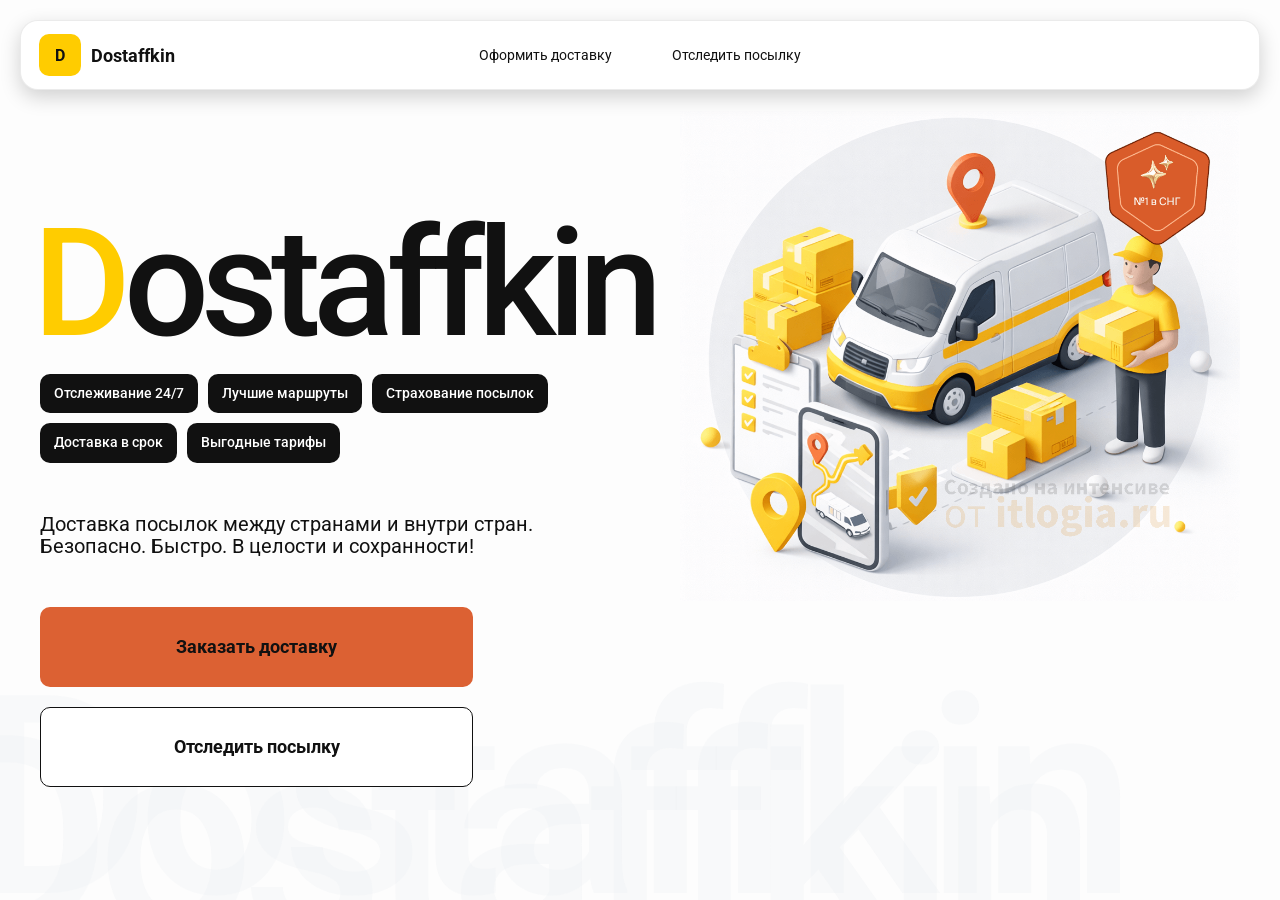
<file: index.html>
<!DOCTYPE html>
<html lang="ru">

<head>
    <meta charset="utf-8" />
    <meta name="viewport" content="width=device-width,initial-scale=1,maximum-scale=1,user-scalable=0" />
    <title>Dostaffkin — Доставка посылок между странами и внутри стран. Безопасно. Быстро. В целости и сохранности!
    </title>
    <link href="styles/base.css" rel="stylesheet" />
    <link href="styles/base_adaptive.css" rel="stylesheet" />
    <link href="styles/index.css" rel="stylesheet" />
    <link href="styles/index_adaptive.css" rel="stylesheet" />
</head>

<body>

    <div class="container">
        <header class="header">
            <a class="header-brand" href="#">
                <div class="header-logo">D</div>
                <div class="header-title">Dostaffkin</div>
            </a>

            <nav class="header-menu">
                <a class="header-link" href="./order.html">Оформить <span>доставку</span></a>
                <a class="header-link" href="./track.html">Отследить <span>посылку</span></a>
            </nav>
        </header>

        <main class="main">
            <section class="main-info">
                <div class="main-title">
                    <span>D</span>ostaffkin
                </div>

                <div class="main-features">
                    <div class="main-feature">Отслеживание 24/7</div>
                    <div class="main-feature">Лучшие маршруты</div>
                    <div class="main-feature">Страхование посылок</div>
                    <div class="main-feature">Доставка в срок</div>
                    <div class="main-feature">Выгодные тарифы</div>
                </div>

                <div class="main-description">
                    Доставка посылок между странами и внутри стран.
                    Безопасно. Быстро. В целости и сохранности!
                </div>

                <div class="main-actions">
                    <a class="button" type="button" href="./order.html">Заказать доставку</a>
                    <a class="button button-white" type="button" href="./track.html">Отследить посылку</a>
                </div>

                <div class="main-title-ghost">Dostaffkin</div>
            </section>
            
            <div class="main-title-ghost">Dostaffkin</div>
            
            <section class="main-image">
                <img src="images/main-image.png" alt="Main image"/>
            </section>
        </main>
    </div>

</body>

</html>
</file>
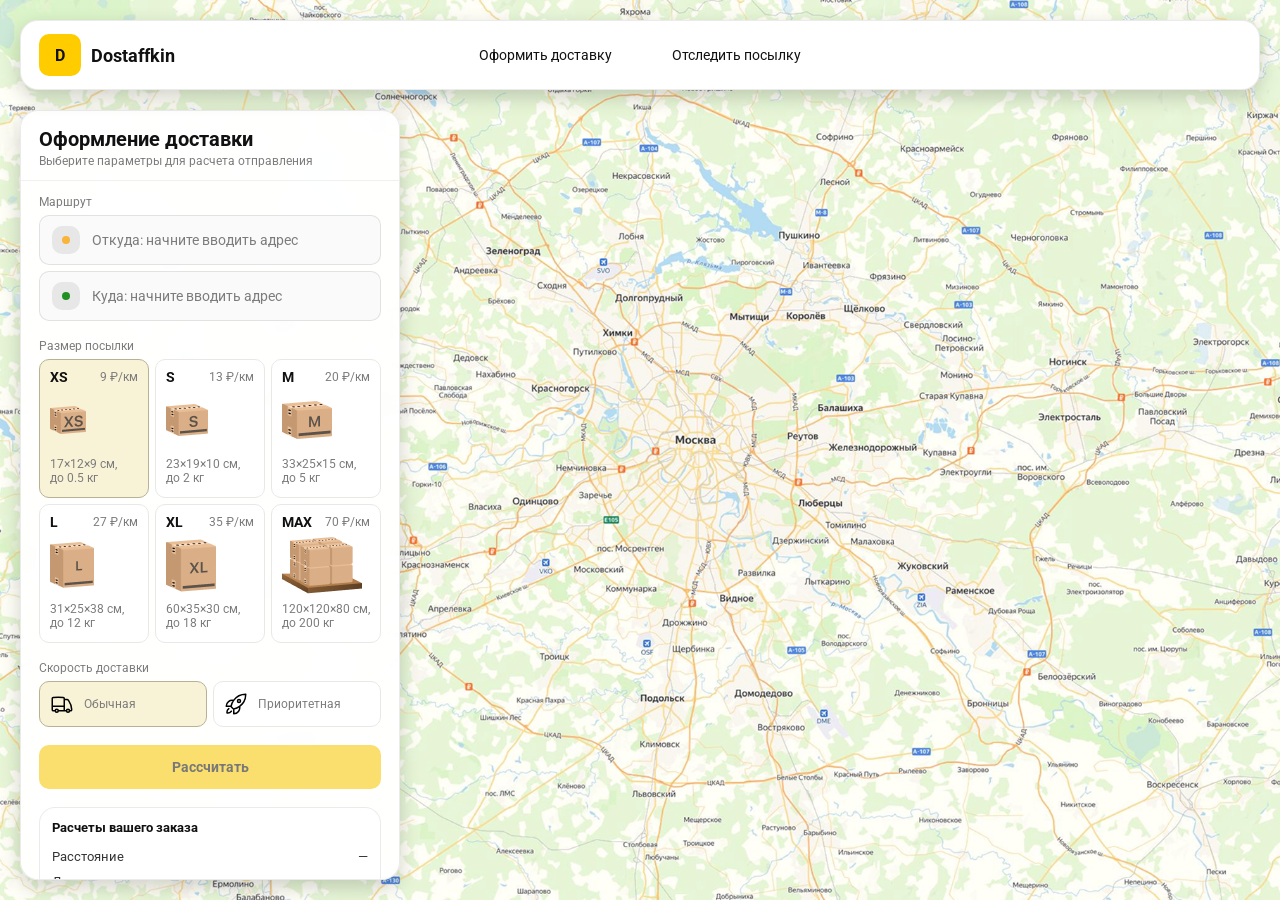
<file: order.html>
<!DOCTYPE html>
<html lang="ru">

<head>
    <meta charset="utf-8" />
    <meta name="viewport" content="width=device-width,initial-scale=1,maximum-scale=1,user-scalable=0" />
    <title>Оформление доставки</title>

    <link rel="stylesheet" href="styles/base.css" />
    <link rel="stylesheet" href="styles/base_adaptive.css" />

    <link rel="stylesheet" href="styles/order.css" />
    <link rel="stylesheet" href="styles/order_adaptive.css" />
</head>

<body>
    <div id="map"></div>

    <header class="header">
        <a class="header-brand" href="./index.html">
            <div class="header-logo">D</div>
            <div class="header-title">Dostaffkin</div>
        </a>

        <nav class="header-menu">
            <a class="header-link" href="#">Оформить <span>доставку</span></a>
            <a class="header-link" href="./track.html">Отследить <span>посылку</span></a>
        </nav>
    </header>

    <aside class="main" id="sidebar">
        <div class="main-header">
            <div class="main-title">Оформление доставки</div>
            <div class="main-text">Выберите параметры для расчета отправления</div>
        </div>

        <div class="main-content">
            <div class="main-route">
                <div class="main-block-title">Маршрут</div>
                <div class="main-fields">
                    <div class="main-field" id="fromField">
                        <div class="main-pin"></div>
                        <input id="from" placeholder="Откуда: начните вводить адрес" autocomplete="off" />
                        <div class="main-ac" id="fromAc" role="listbox" aria-label="Подсказки адресов"></div>
                    </div>

                    <div class="main-field" id="toField">
                        <div class="main-pin"></div>
                        <input id="to" placeholder="Куда: начните вводить адрес" autocomplete="off" />
                        <div class="main-ac" id="toAc" role="listbox" aria-label="Подсказки адресов"></div>
                    </div>
                </div>
            </div>

            <div class="main-package">
                <div class="main-block-title">Размер посылки</div>

                <div class="main-sizes">
                    <div class="main-size-card is-active" data-value="xs">
                        <div class="main-size-top">
                            <div class="main-size-label">XS</div>
                            <div class="main-size-rate">9 ₽/км</div>
                        </div>
                        <div class="main-size-media">
                            <img src="images/sizes/xs.png" alt="Короб XS" />
                        </div>
                        <div class="main-size-description">17×12×9 см,<br>до 0.5 кг</div>
                    </div>

                    <div class="main-size-card" data-value="s">
                        <div class="main-size-top">
                            <div class="main-size-label">S</div>
                            <div class="main-size-rate">13 ₽/км</div>
                        </div>
                        <div class="main-size-media">
                            <img src="images/sizes/s.png" alt="Короб S" />
                        </div>
                        <div class="main-size-description">23×19×10 см,<br>до 2 кг</div>
                    </div>

                    <div class="main-size-card" data-value="m">
                        <div class="main-size-top">
                            <div class="main-size-label">M</div>
                            <div class="main-size-rate">20 ₽/км</div>
                        </div>
                        <div class="main-size-media">
                            <img src="images/sizes/m.png" alt="Короб M" />
                        </div>
                        <div class="main-size-description">33×25×15 см,<br>до 5 кг</div>
                    </div>

                    <div class="main-size-card" data-value="l">
                        <div class="main-size-top">
                            <div class="main-size-label">L</div>
                            <div class="main-size-rate">27 ₽/км</div>
                        </div>
                        <div class="main-size-media">
                            <img src="images/sizes/l.png" alt="Короб L" />
                        </div>
                        <div class="main-size-description">31×25×38 см,<br>до 12 кг</div>
                    </div>

                    <div class="main-size-card" data-value="xl">
                        <div class="main-size-top">
                            <div class="main-size-label">XL</div>
                            <div class="main-size-rate">35 ₽/км</div>
                        </div>
                        <div class="main-size-media">
                            <img src="images/sizes/xl.png" alt="Короб XL" />
                        </div>
                        <div class="main-size-description">60×35×30 см,<br>до 18 кг</div>
                    </div>

                    <div class="main-size-card" data-value="max">
                        <div class="main-size-top">
                            <div class="main-size-label">MAX</div>
                            <div class="main-size-rate">70 ₽/км</div>
                        </div>
                        <div class="main-size-media main-size-media-palleta">
                            <img src="images/sizes/max.png" alt="Паллета" />
                        </div>
                        <div class="main-size-description">120×120×80 см,<br>до 200 кг</div>
                    </div>
                </div>
            </div>

            <div class="main-speed">
                <div class="main-block-title">Скорость доставки</div>

                <div class="main-speeds">
                    <div class="main-speed-card is-active" data-value="regular">
                        <img class="main-speed-media" src="images/icons/regular.svg" alt="Regular" />
                        <div class="main-speed-description">Обычная</div>
                    </div>
                    <div class="main-speed-card" data-value="fast">
                        <img class="main-speed-media" src="images/icons/fast.svg" alt="Fast" />
                        <div class="main-speed-description">Приоритетная</div>
                    </div>

                </div>
            </div>

            <div class="main-calculate-block">
                <button id="calc" class="button calculate-button" type="button" disabled>Рассчитать</button>
            </div>

            <div class="main-result" id="result">
                <div class="main-result-title">Расчеты вашего заказа</div>
                <div class="main-result-lines">
                    <div class="main-result-line"><span>Расстояние</span><span id="distanceValue">—</span></div>
                    <div class="main-result-line"><span>Доставим через</span><span id="durationValue">—</span></div>
                    <div class="main-result-line"><span>Тариф</span><span id="rateValue">—</span></div>
                </div>
                <div class="main-price">
                    <div class="main-price-label">Итого</div>
                    <div class="main-price-value" id="totalValue">—</div>
                </div>
            </div>

            <div class="main-order-box">
                <div class="main-order-form" id="orderForm">
                    <div class="main-order-title">Оформление доставки</div>
                    <div class="main-block-info-row">
                        <div class="main-block-title">Контакты</div>
                        <div class="order-fields">
                            <div class="main-field">
                                <input id="customerName" placeholder="Ваше имя" autocomplete="off" />
                            </div>
                            <div class="main-field">
                                <input id="customerPhone" placeholder="Ваш телефон" autocomplete="off"
                                    inputmode="tel" />
                            </div>
                        </div>
                    </div>
                    <div class="main-block-info-row extra-info">
                        <div class="main-block-title">Дополнительная информация</div>
                        <div class="main-field textarea">
                            <textarea id="comment" placeholder="Детали доставки и комментарии"></textarea>
                        </div>
                    </div>
                    <button id="submit" class="button main-submit-request" type="button" disabled>Отправить
                        заявку
                    </button>
                </div>

                <div class="main-order-success" id="orderSuccess">
                    <div class="main-success-icon">✓</div>
                    <div class="main-success-title">Заявка отправлена!</div>
                    <div class="main-success-title">Номер отправления – <span id="orderId"></span></div>
                    <div class="main-success-subtitle">Мы скоро свяжемся с вами</div>
                </div>
            </div>
        </div>
    </aside>
</body>

</html>
</file>
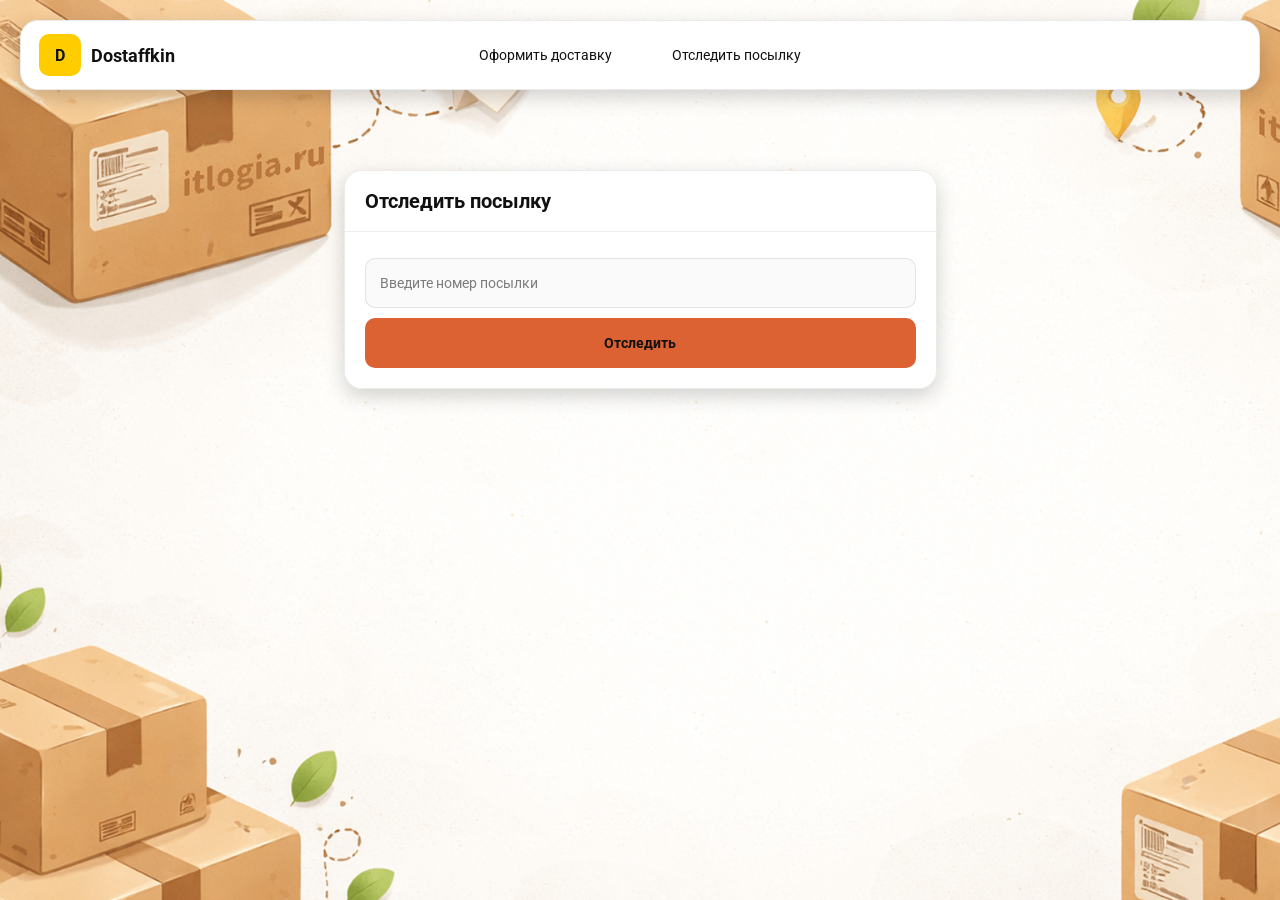
<file: track.html>
<!doctype html>
<html lang="ru">

<head>
    <meta charset="utf-8" />
    <meta name="viewport" content="width=device-width,initial-scale=1,maximum-scale=1,user-scalable=0" />
    <title>Отследить посылку</title>

    <link rel="stylesheet" href="styles/base.css" />
    <link rel="stylesheet" href="styles/base_adaptive.css" />

    <link rel="stylesheet" href="styles/track.css" />
    <link rel="stylesheet" href="styles/track_adaptive.css" />
</head>

<body>
    <div class="container">
        <header class="header">
            <a class="header-brand" href="./index.html">
                <div class="header-logo">D</div>
                <div class="header-title">Dostaffkin</div>
            </a>

            <nav class="header-menu">
                <a class="header-link" href="./order.html">Оформить <span>доставку</span></a>
                <a class="header-link" href="#">Отследить <span>посылку</span></a>
            </nav>
        </header>

        <main class="track-content">
            <section class="track-card track-search">
                <div class="track-title">Отследить посылку</div>
                <div class="track-action">
                    <div class="main-field track-field">
                        <input id="trackNumber" placeholder="Введите номер посылки" autocomplete="off" />
                    </div>
                    <button id="trackButton" class="button track-button" type="button">Отследить</button>
                </div>
            </section>

            <section class="track-card track-result" id="trackResult">
                <div class="track-result-header">
                    <div class="track-id" id="trackIdValue"></div>
                    <div class="track-routes">
                        <div class="track-route">
                            <div class="track-route-pin">
                                <svg xmlns="http://www.w3.org/2000/svg" fill="none" viewBox="0 0 24 24"
                                    stroke-width="1.5" stroke="orange" class="size-6">
                                    <path stroke-linecap="round" stroke-linejoin="round"
                                        d="M15 10.5a3 3 0 1 1-6 0 3 3 0 0 1 6 0Z" />
                                    <path stroke-linecap="round" stroke-linejoin="round"
                                        d="M19.5 10.5c0 7.142-7.5 11.25-7.5 11.25S4.5 17.642 4.5 10.5a7.5 7.5 0 1 1 15 0Z" />
                                </svg>
                            </div>
                            <div class="track-route-address" id="trackFromValue">
                                Откуда: Москва, улица Арбат, 1
                            </div>
                        </div>
                        <div class="track-route track-route-arrow">
                            <svg xmlns="http://www.w3.org/2000/svg" fill="none" viewBox="0 0 24 24" stroke-width="1.5"
                                stroke="currentColor" class="size-6">
                                <path stroke-linecap="round" stroke-linejoin="round"
                                    d="M19.5 13.5 12 21m0 0-7.5-7.5M12 21V3" />
                            </svg>
                        </div>
                        <div class="track-route">
                            <div class="track-route-pin">
                                <svg xmlns="http://www.w3.org/2000/svg" fill="none" viewBox="0 0 24 24"
                                    stroke-width="1.5" stroke="green" class="size-6">
                                    <path stroke-linecap="round" stroke-linejoin="round"
                                        d="M15 10.5a3 3 0 1 1-6 0 3 3 0 0 1 6 0Z" />
                                    <path stroke-linecap="round" stroke-linejoin="round"
                                        d="M19.5 10.5c0 7.142-7.5 11.25-7.5 11.25S4.5 17.642 4.5 10.5a7.5 7.5 0 1 1 15 0Z" />
                                </svg>
                            </div>
                            <div class="track-route-address" id="trackToValue">
                                Куда: Минск, проспект Независимости, 58
                            </div>
                        </div>
                    </div>
                </div>
                <div class="track-info">
                    <div class="track-status-title">Статус данной посылки:</div>
                    <div class="track-status-list" id="trackStatusList">


                        <div class="track-status created">
                            <img src="images/icons/created.svg" class="track-status-icon" alt="Created">
                            <div class="track-status-text">
                                <div class="track-status-text-state">Создан</div>
                                <div class="track-status-text-date">10.01.2026</div>
                            </div>
                        </div>

                        <div class="track-status in-way">
                            <img src="images/icons/in-way.svg" class="track-status-icon" alt="In way">
                            <div class="track-status-text">
                                <div class="track-status-text-state">В пути: Москва</div>
                                <div class="track-status-text-date">18.01.2026</div>
                            </div>
                        </div>

                        <div class="track-status ready">
                            <img src="images/icons/ready.svg" class="track-status-icon" alt="Ready">
                            <div class="track-status-text">
                                <div class="track-status-text-state">Готов к выдаче</div>
                                <div class="track-status-text-date">25.01.2026</div>
                            </div>
                        </div>

                        <div class="track-status done">
                            <img src="images/icons/done.svg" class="track-status-icon" alt="Done">
                            <div class="track-status-text">
                                <div class="track-status-text-state">Вручен</div>
                                <div class="track-status-text-date">27.01.2026</div>
                            </div>
                        </div>
                    </div>
                </div>
            </section>
        </main>
    </div>
</body>

</html>
</file>
<file: styles/base.css>
*, *::before, *::after {
    box-sizing: border-box;
}

@font-face {
    font-family: "Roboto";
    src: url("../fonts/Roboto-Regular.ttf");
    font-weight: normal;
}

@font-face {
    font-family: "Roboto";
    src: url("../fonts/Roboto-Bold.ttf");
    font-weight: bold;
}

@font-face {
    font-family: "Roboto";
    src: url("../fonts/Roboto-Medium.ttf");
    font-weight: 500;
}

html, body {
    margin: 0;
    color: #111111;
    font-family: "Roboto", sans-serif;
}

body {
    background: #FDFDFD;
}

.header {
    border-radius: 18px;
    box-shadow: 0 7px 20px 0 #0000002E;
    backdrop-filter: blur(10px);
    background: #ffffff;
    left: 20px;
    border: 1px solid rgba(0, 0, 0, 0.08);
    position: fixed;
    right: 20px;
    top: 20px;
    padding: 14px 18px;
    height: 70px;
    display: flex;
    align-items: center;
    z-index: 6;
}

.header-brand {
    display: flex;
    align-items: center;
    text-decoration: none;
    gap: 10px;
}

.header-logo {
    width: 42px;
    height: 42px;
    border-radius: 10px;
    background: #FFCC00;
    display: grid;
    place-items: center;
    font-weight: bold;
    color: #111;
}

.header-title {
    font-size: 18px;
    font-weight: bold;
    color: #111111;
    text-decoration: none;
}

.header-menu {
    display: flex;
    align-items: center;
    gap: 60px;
    margin: 0;
    position: absolute;
    left: 50%;
    transform: translateX(-50%);
}

.header-link {
    font-size: 14px;
    color: #111111;
    text-decoration: none;
}

.button {
    border: 0;
    outline: none;
    height: 44px;
    border-radius: 10px;
    font-size: 14px;
    font-weight: bold;
    cursor: pointer;
    font-family: inherit;
    transition: transform .08s ease, opacity .12s ease;
    background: #DC6133;
    color: #111111;
    text-align: center;
    text-decoration: none;
}

.button:hover {
    background-color: #E5BC19;
}

.button:disabled {
    cursor: not-allowed;
    background-color: #FADE6E;
    color: #787878;
    transform: none;
}

.button.button-white {
    background: #ffffff;
    border: 1px solid #111111;
}

.button.button-white:hover {
    background: rgb(241 241 241);
}

.main-field {
    display: flex;
    align-items: center;
    margin-top: 6px;
    gap: 10px;
    border: 1px solid #1111111A;
    background: #FAFAFA;
    border-radius: 10px;
    padding: 10px 12px;
    position: relative;
    box-sizing: border-box;
    height: 50px;
}

.main-field.textarea {
    height: auto;
}

.main-pin {
    width: 28px;
    height: 28px;
    border-radius: 10px;
    background: rgba(17, 17, 17, 0.08);
    display: grid;
    place-items: center;
    flex: 0 0 auto;
    position: relative;
}

.main-pin::before {
    content: "";
    width: 8px;
    height: 8px;
    border-radius: 999px;
    background: orange;
    opacity: .75;
    display: block;
}

.main-field:last-child .main-pin::before {
    background: green;
    opacity: .85;
}

input, textarea {
    width: 100%;
    border: 0;
    outline: none;
    background: transparent;
    font-size: 14px;
    color: #111111;
    font-family: inherit;
}

textarea {
    resize: vertical;
    min-height: 72px;
    padding: 2px 0;
}

input::placeholder, textarea::placeholder {
    color: #7C7C7C;
}

.main-field:focus-within {
    border-color: rgba(0, 0, 0, 0.20);
    box-shadow: 0 0 0 4px rgba(255, 204, 0, 0.35);
    background: rgba(255, 255, 255, 0.75);
}
</file>
<file: styles/base_adaptive.css>
@media (max-width: 767px) {
    .header {
        left: 10px;
        right: 10px;
        top: 10px;
    }

    .header-link span {
        display: none;
    }

    .header-menu {
        gap: 20px;
        justify-content: flex-start;
        margin: 0 0 0 30px;
        position: static;
        transform: none;
    }
}

@media (max-width: 420px) {
    .header-title {
        display: none;
    }
}

@media (max-width: 374px) {
    .header-menu {
        gap: 10px;
        margin: 0 0 0 10px;
    }
}
</file>
<file: styles/index.css>
.container {
    overflow: hidden;
    min-height: 100vh;
}

.main {
    padding: 111px 40px 40px;
    position: relative;
    display: flex;
}

.main-info {
    max-width: 840px;
    width: 100%;
    position: relative;
}

.main-title {
    margin-top: 98px;
    font-weight: 500;
    font-size: 200px;
    line-height: 1;
    letter-spacing: -0.05em;
    color: #111111;
    left: -15px;
    position: relative;
}

.main-title span {
    color: #ffcc00;
}

.main-features {
    margin-top: 15px;
    display: flex;
    flex-wrap: wrap;
    gap: 10px;
}

.main-feature {
    background: #111111;
    color: #ffffff;
    padding: 12px 14px;
    font-weight: 500;
    font-size: 14px;
    line-height: 1.1;
    border-radius: 10px;
}

.main-description {
    margin-top: 50px;
    max-width: 500px;
    font-size: 20px;
    line-height: 1.1;
    color: #111111;
}

.main-actions {
    margin-top: 50px;
    display: flex;
    flex-direction: column;
    gap: 20px;
}

.main-actions .button {
    height: 80px;
    width: 433px;
    font-size: 18px;
    font-weight: bold;
    place-items: center;
    display: grid;
}

.main-title-ghost {
    position: absolute;
    z-index: -1;
    left: -70px;
    bottom: -150px;
    font-weight: 500;
    font-size: 278px;
    line-height: 1;
    letter-spacing: -0.05em;
    color: #ECEDF04D;
}

.main-image {
    width: 1024px;
    top: 100px;
    z-index: -2;
}

.main-image img {
    width: 100%;
    max-width: 1024px;
    height: auto;
    display: block;
}
</file>
<file: styles/index_adaptive.css>
@media (max-width: 1760px) {
    .main-title {
        font-size: 150px;
        left: -7px;
    }

    .main-info {
        max-width: 640px;
    }
}

@media (max-width: 1200px) {
    .main-info {
        max-width: 540px;
    }

    .main {
        padding: 111px 20px 20px;
    }

    .main-title {
        font-size: 120px;
        left: -4px;
    }

    .main-title-ghost {
        font-size: 220px;
    }
}

@media (max-width: 1024px) {
    .main-title {
        margin-top: 30px;
    }

    .main {
        flex-direction: column-reverse;
    }

    .main-image {
        max-width: 350px;
        position: absolute;
        left: 370px;
        top: 370px;
    }

    .main-info {
        max-width: 100%;
    }

    .main-actions {
        gap: 10px;
    }

    .main-actions .button {
        height: 50px;
        font-size: 14px;
        width: auto;
        max-width: 300px;
    }

    .main-description {
        max-width: 350px;
    }
}

@media (max-width: 570px) {
    .main-title {
        font-size: 88px;
    }

    .main-description {
        max-width: 100%
    }

    .main-actions {
       width: 100%;
    }

    .main-actions .button {
        width: 100%;
        max-width: 100%
    }

    .main-image {
        max-width: 650px;
        position: absolute;
        left: 170px;
        top: 70px;
        opacity: 0.2;
    }
}

@media (max-width: 400px) {
    .main-title {
        font-size: 70px;
    }
}
</file>
<file: styles/order.css>
#map {
    background-image: url("../images/order-bg.png");
    background-size: cover;
    position: fixed;
    inset: 0;
}

.main {
    border-radius: 18px;
    box-shadow: 0 7px 20px 0 #0000002E;
    backdrop-filter: blur(10px);
    background: rgba(255, 255, 255, 0.96);
    left: 20px;
    border: 1px solid rgba(0, 0, 0, 0.08);
    position: fixed;
    top: 110px;
    bottom: 20px;
    width: 380px;
    display: flex;
    flex-direction: column;
    overflow: hidden;
    z-index: 5;
}

.main-header {
    padding: 18px 18px 12px 18px;
    border-bottom: 1px solid rgba(0, 0, 0, 0.06);
    display: flex;
    flex-direction: column;
}

.main-title {
    font-size: 20px;
    line-height: 100%;
    font-weight: bold;
}

.main-text {
    font-size: 12px;
    margin-top: 5px;
    color: #7C7C7C;
}

.main-content {
    padding: 14px 18px 18px 18px;
    overflow: auto;
    scrollbar-width: none;
    display: flex;
    flex-direction: column;
    gap: 18px;
    flex: 1;
}

.main-block-title {
    font-size: 12px;
    color: #7C7C7C;
}

.main-route .main-block-title,
.main-package .main-block-title {
    margin-bottom: 6px;
}

.main-sizes {
    display: grid;
    gap: 6px;
    grid-template-columns: repeat(3, 1fr);
}

.main-size-card {
    border: 1px solid #E8E8E7;
    background: #FFFFFF;
    border-radius: 10px;
    padding: 10px;
    cursor: pointer;
    user-select: none;
    transition: transform .08s ease, border-color .12s ease, background .12s ease;
    min-height: 139px;
}

.main-size-card:hover {
    transform: translateY(-1px);
}

.main-size-card.is-active {
    background-color: #F8F2D6;
    border-color: #B7B196;
}

.main-size-top {
    display: flex;
    align-items: center;
    justify-content: space-between;
}

.main-size-label {
    font-weight: bold;
    font-size: 14px;
    color: #111111;
    line-height: 100%;
}

.main-size-rate {
    font-size: 12px;
    color: #7C7C7C;
    line-height: 100%;
}

.main-size-media {
    margin-top: 8px;
    height: 57px;
}

.main-size-description {
    margin-top: 8px;
    font-size: 12px;
    color: #7C7C7C;
    line-height: 1.2;
}

.calculate-button {
    width: 100%;
}

.main-result {
    border: 1px solid rgba(0, 0, 0, 0.08);
    background: rgba(255, 255, 255, 0.75);
    border-radius: 16px;
    padding: 12px;
    line-height: 1.25;
}

.main-result-title {
    font-weight: bold;
    font-size: 13px;
    color: #111111;
    margin-bottom: 13px;
}

.main-result-lines {
    gap: 8px;
    display: flex;
    flex-direction: column;
}

.main-result-line {
    font-size: 13px;
    color: rgba(17, 17, 17, 0.85);
    display: flex;
    justify-content: space-between;
}

.main-price {
    margin-top: 18px;
    padding-top: 10px;
    border-top: 1px dashed rgba(0, 0, 0, 0.12);
    display: flex;
    align-items: baseline;
    justify-content: space-between;
}

.main-price-label {
    font-size: 12px;
    color: rgba(17, 17, 17, 0.55);
}

.main-price-value {
    font-size: 20px;
    font-weight: bold;
    color: #111111;
    letter-spacing: -0.3px;
}

.main-order-box {
    background: #ffffff;
    border: 1px solid #E8E8E7;
    border-radius: 10px;
    padding: 12px;
}

.main-order-title {
    margin-bottom: 8px;
    font-weight: bold;
    font-size: 14px;
    color: #111111;
}

.main-block-info {
    display: flex;
    flex-direction: column;
    gap: 6px;
}

.order-fields {
    display: grid;
    grid-template-columns: 1fr 1fr;
    column-gap: 10px;
    margin-top: 6px;
}

.main-block-info-row.extra-info {
    display: block;
    margin-top: 13px;
}

.main-submit-request {
    width: 100%;
    margin-top: 6px;
}

.main-order-success {
    display: none;
    text-align: center;
    padding: 22px 12px;
    gap: 12px;
}

.main-order-success.is-visible {
    display: flex;
    flex-direction: column;
    align-items: center;
}

.main-success-icon {
    width: 56px;
    height: 56px;
    border-radius: 50%;
    background: #16a34a;
    color: #ffffff;
    display: grid;
    place-items: center;
    font-size: 30px;
}

.main-success-title {
    font-size: 14px;
    font-weight: bold;
    color: #111111;
}

.main-success-subtitle {
    font-size: 12px;
    color: rgba(17, 17, 17, 0.55);
    line-height: 1.3;
}

.main-speed .main-block-title {
    margin-bottom: 6px;
}

.main-speeds {
    display: grid;
    gap: 6px;
    grid-template-columns: repeat(2, 1fr);
}

.main-speed-card {
    border: 1px solid #E8E8E7;
    background: #FFFFFF;
    border-radius: 10px;
    padding: 10px;
    cursor: pointer;
    user-select: none;
    transition: transform .08s ease, border-color .12s ease, background .12s ease;
    display: flex;
    align-items: center;
    gap: 10px;
}

.main-speed-card:hover {
    transform: translateY(-1px);
}

.main-speed-card.is-active {
    background-color: #F8F2D6;
    border-color: #B7B196;
}

.main-speed-description {
    font-size: 12px;
    color: #7C7C7C;
    line-height: 1.2;
}
</file>
<file: styles/order_adaptive.css>
@media (max-width: 767px) {
    .main {
        left: 10px;
        right: 10px;
        top: 50%;
        bottom: 12px;
        width: auto;
        max-width: none;
    }
}

@media (max-width: 420px) {
    .main-sizes {
        grid-template-columns: repeat(2, 1fr);
    }
}
</file>
<file: styles/track.css>
.container {
    background: #F4F4F4 url("../images/track-bg.png");
    background-size: cover;
    min-height: 100vh;
    padding: 170px 0 50px 0;
}

.track-content {
    width: 593px;
    margin: 0 auto;
}

.track-card {
    width: 100%;
    border-radius: 18px;
    box-shadow: 0 7px 20px 0 #0000002E;
    backdrop-filter: blur(10px);
    background: rgba(255, 255, 255, 0.96);
    border: 1px solid rgba(0, 0, 0, 0.08);
}

.track-title {
    font-size: 20px;
    line-height: 100%;
    font-weight: bold;
    border-bottom: 1px solid #EEEEEE;
    padding: 20px;
}

.track-action {
    padding: 20px;
}

.track-button {
    width: 100%;
    height: 50px;
}

.track-field {
    margin-bottom: 10px;
}

.track-card {
    width: 100%;
    border-radius: 18px;
    box-shadow: 0 7px 20px 0 #0000002E;
    backdrop-filter: blur(10px);
    background: rgba(255, 255, 255, 0.96);
    border: 1px solid rgba(0, 0, 0, 0.08);
}

.track-title {
    font-size: 20px;
    line-height: 100%;
    font-weight: bold;
    border-bottom: 1px solid #EEEEEE;
    padding: 20px;
}

.track-action {
    padding: 20px;
}

.track-button {
    width: 100%;
    height: 50px;
}

.track-field {
    margin-bottom: 10px;
}

.track-result {
    margin-top: 5px;
    display: none;
}

.track-result.is-visible {
    display: block;
}

.track-result-header {
    font-weight: bold;
    font-size: 14px;
    color: #111111;
    padding: 20px;
    border-bottom: 1px solid #EEEEEE;
}

.track-id {
    margin-bottom: 12px;
    font-size: 20px;
}

.track-routes {
    display: flex;
    flex-direction: column;
    gap: 10px;
    font-weight: normal;
}

.track-route {
    display: flex;
    align-items: center;
    gap: 10px;
}

.track-route-pin {
    width: 24px;
    height: 24px;
    flex-shrink: 0;
}

.track-route-arrow {
    padding: 15px 0;
    width: 24px;
    height: 24px;
}

.track-info {
    padding: 20px;
}

.track-status {
    display: flex;
    align-items: center;
    font-size: 12px;
    gap: 10px;
}

.track-status-title {
    font-size: 14px;
    color: #111111;
    margin-bottom: 20px;
}

.track-status-list {
    display: flex;
    flex-direction: column;
    gap: 15px;
}

.track-status-icon {
    width: 40px;
    height: 40px;
    border-radius: 50%;
    background: rgba(17, 17, 17, 0.08);
    display: grid;
    place-items: center;
    flex: 0 0 auto;
}

.track-status.created .track-status-icon {
    background-color: #F1CB00;
}

.track-status.in-way .track-status-icon {
    background-color: #F08A11;
}

.track-status.ready .track-status-icon {
    background-color: #A35D0A;
}

.track-status.done .track-status-icon {
    background-color: #37C93B;
}

.track-status-text {
    display: flex;
    align-items: center;
    justify-content: space-between;
    color: #111111;
    font-size: 12px;
    flex: 1;
}

.track-status-date {
    color: rgba(17, 17, 17, 0.55);
}
</file>
<file: styles/track_adaptive.css>
@media (max-width: 767px) {
    .container {
        padding: 130px 0 50px 0;
    }

    .track-content {
        width: 100%;
        padding-left: 10px;
        padding-right: 10px;
    }

    .track-result-header {
        padding: 20px;
    }
}
</file>
